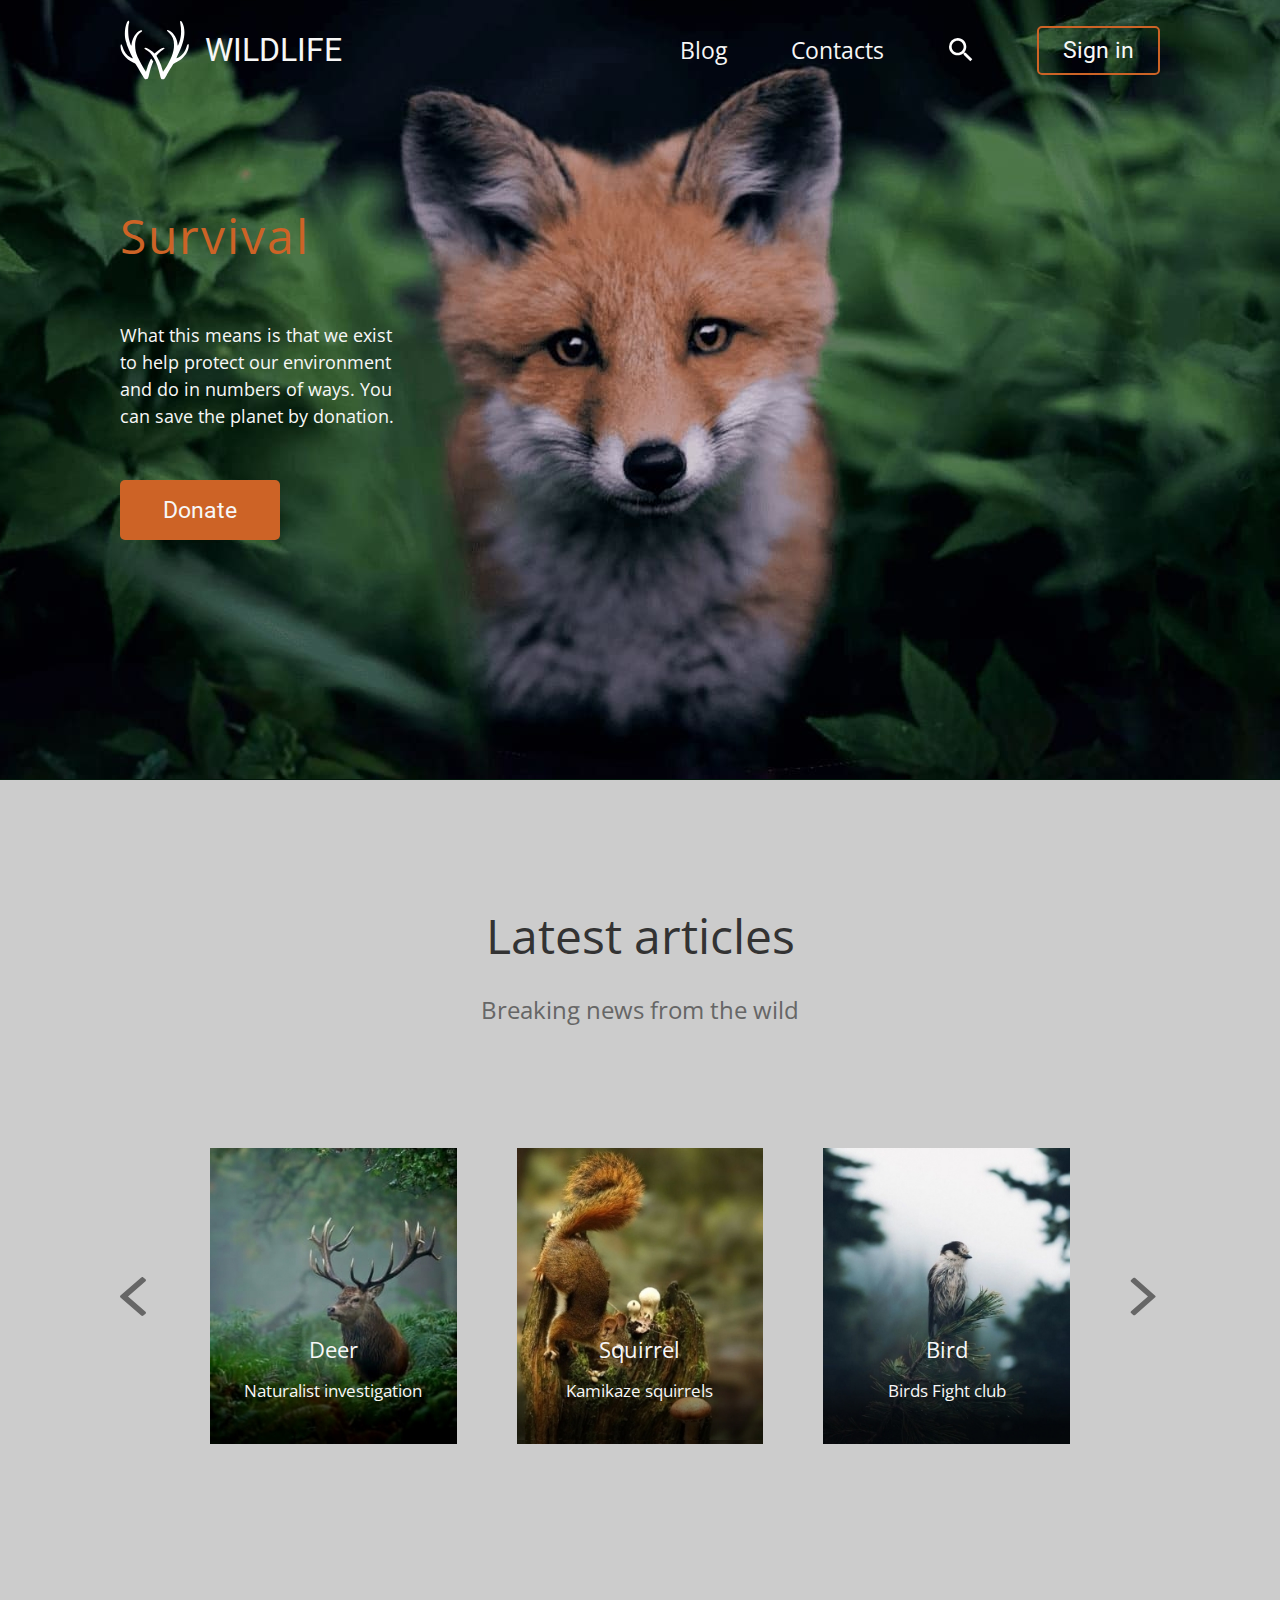
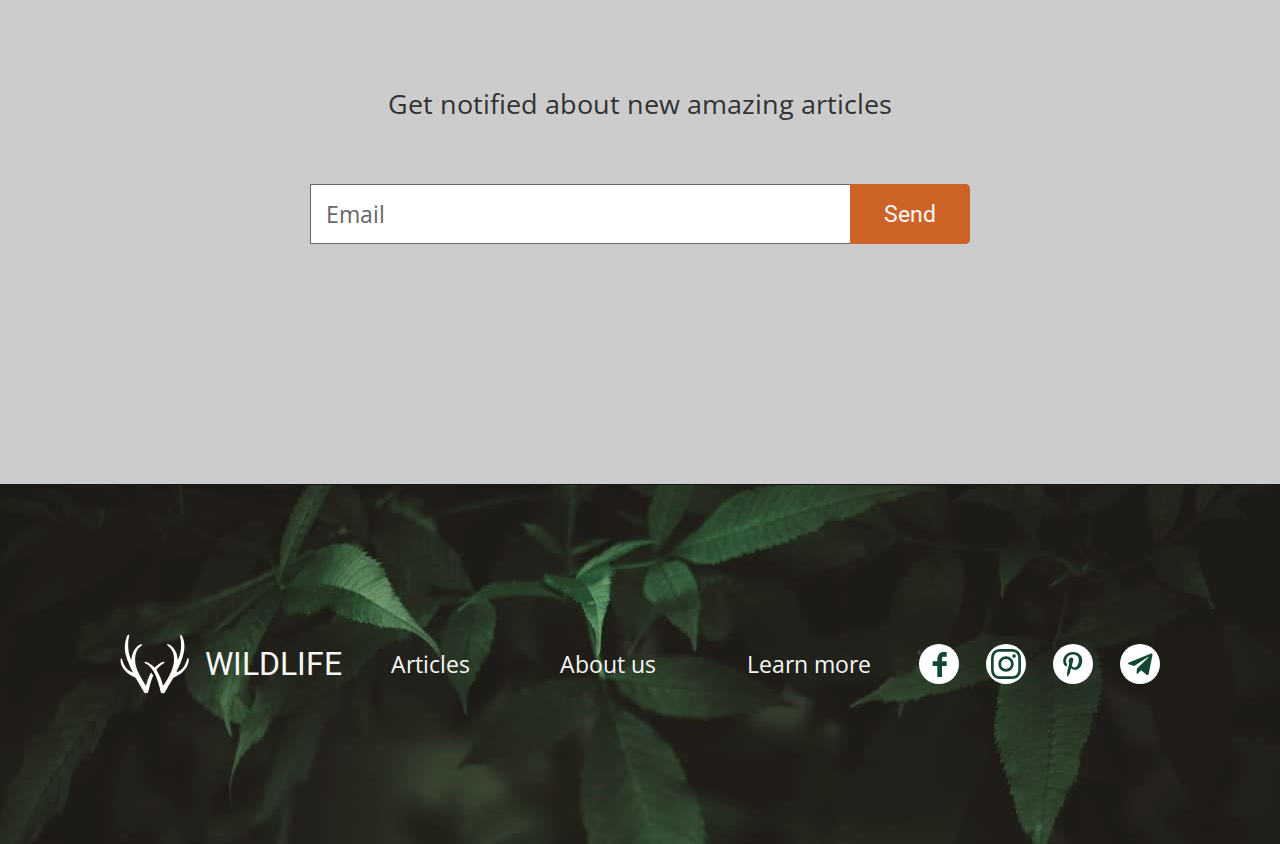
<file: index.html>
<!DOCTYPE html>
<html lang="en">
  <head>
    <meta charset="UTF-8" />
    <meta http-equiv="X-UA-Compatible" content="IE=edge" />
    <meta name="viewport" content="width=device-width, initial-scale=1.0" />
    <link rel="preconnect" href="https://fonts.gstatic.com" />
    <link
      href="https://fonts.googleapis.com/css2?family=Open+Sans&family=Roboto&display=swap"
      rel="stylesheet"
    />
    <link rel="stylesheet" href="css/normalize.css" />
    <link rel="stylesheet" href="css/styles.css" />
    <title>Wildlife</title>
  </head>
  <body>
    <section class="block--dark background--fox">
      <header class="container header">
        <a href="#" class="logo">
          <svg class="icon--logo">
            <use xlink:href="images/sprite.svg#logo"></use>
          </svg>
          <p>Wildlife</p>
        </a>
        <nav class="nav">
          <ul class="list nav__list-header">
            <li class="nav__item nav__link">
              <a href="#">Blog</a>
            </li>
            <li class="nav__item nav__link">
              <a href="#">Contacts</a>
            </li>
            <li class="nav__item">
              <a href="#">
                <svg class="icon--search">
                  <use xlink:href="images/sprite.svg#search"></use>
                </svg>
              </a>
            </li>
            <li class="nav__item">
              <a href="#" class="btn btn--outline">Sign in</a>
            </li>
          </ul>
        </nav>
      </header>
      <section>
        <div class="container survival">
          <h1 class="survival__heading">Survival</h1>
          <p class="survival__description">
            What this means is that we exist to help protect our environment and
            do in numbers of ways. You can save the planet by donation.
          </p>
          <a href="#" class="btn btn--main">Donate</a>
        </div>
      </section>
    </section>
    <article class="block--grey">
      <div class="container articles">
        <div class="articles__title">
          <h2>Latest articles</h2>
          <p>Breaking news from the wild</p>
        </div>
        <div class="grid grid--articles">
          <svg class="icon--arrow">
            <use xlink:href="images/sprite.svg#arrow-left"></use>
          </svg>
          <div class="articles__container">
            <img src="images/deer.jpg" alt="A Deer" />
            <div class="articles__text">
              <h4>Deer</h4>
              <p class="articles__description">Naturalist investigation</p>
            </div>
          </div>
          <div class="articles__container">
            <img src="images/squirrel.jpg" alt="A Squirrel" />
            <div class="articles__text">
              <h4>Squirrel</h4>
              <p class="articles__description">Kamikaze squirrels</p>
            </div>
          </div>
          <div class="articles__container">
            <img src="images/bird.jpg" alt="A Bird" />
            <div class="articles__text">
              <h4>Bird</h4>
              <p class="articles__description">Birds Fight club</p>
            </div>
          </div>
          <svg class="icon--arrow">
            <use xlink:href="images/sprite.svg#arrow-right"></use>
          </svg>
        </div>
      </div>
    </article>
    <section class="block--grey">
      <div class="container get-notified">
        <div class="form">
          <h3 class="form__title">Get notified about new amazing articles</h3>
          <form class="form__send">
            <input
              type="text"
              placeholder="Email"
              class="form__input"
              autocomplete="off"
            />
            <input
              type="submit"
              value="Send"
              class="btn btn--search form__button"
            />
          </form>
        </div>
      </div>
    </section>
    <footer class="block--footer background--footer">
      <div class="container">
        <div class="footer">
          <a href="#" class="logo">
            <svg class="icon--logo">
              <use xlink:href="images/sprite.svg#logo"></use>
            </svg>
            <p>Wildlife</p>
          </a>
          <nav class="nav">
            <ul class="list nav__list-footer">
              <li class="nav__item nav__link">
                <a href="#">Articles</a>
              </li>
              <li class="nav__item nav__link">
                <a href="#">About us</a>
              </li>
              <li class="nav__item nav__link">
                <a href="#">Learn more</a>
              </li>
            </ul>
          </nav>
          <nav class="social">
            <ul class="list social__list">
              <li class="social__item">
                <a href="#">
                  <span class="icon-container">
                    <svg class="icon--social icon--facebook">
                      <use xlink:href="images/sprite.svg#facebook"></use>
                    </svg>
                  </span>
                </a>
              </li>
              <li class="social__item">
                <a href="#">
                  <span class="icon-container">
                    <svg class="icon--social icon--instagram">
                      <use xlink:href="images/sprite.svg#instagram"></use>
                    </svg>
                  </span>
                </a>
              </li>
              <li class="social__item">
                <a href="#">
                  <span class="icon-container">
                    <svg class="icon--social icon--pinterest">
                      <use xlink:href="images/sprite.svg#pinterest"></use>
                    </svg>
                  </span>
                </a>
              </li>
              <li class="social__item">
                <a href="#">
                  <span class="icon-container">
                    <svg class="icon--social icon--telegram">
                      <use xlink:href="images/sprite.svg#telegram"></use>
                    </svg>
                  </span>
                </a>
              </li>
            </ul>
          </nav>
        </div>
      </div>
    </footer>
  </body>
</html>
</file>
<file: css/styles.css>
:root {
  --color-orange-main: #cd6326;
  --color-orange-light: #e39128;
  --color-orange-dark: #8f5613;
  --color-font-light: #f7f7f7;
  --color-font-grey: #666666;
  --color-font-dark: #333333;
  --color-icon-green: #134731;
}

*,
*::before,
*::after {
  margin: 0;
  padding: 0;
  box-sizing: border-box;
}

/* Typography */

body {
  font-family: "Open Sans", sans-serif;
}

h1,
h2,
h3,
h4 {
  font-weight: 400;
  margin: 0;
}

h1 {
  color: var(--color-orange-main);
  font-size: 48px;
  line-height: 72px;
  letter-spacing: 2px;
}

h2 {
  color: var(--color-font-dark);
  font-size: 48px;
  line-height: 72px;
}

h3 {
  color: var(--color-font-dark);
  font-size: 27px;
  line-height: 40px;
}

h4 {
  color: var(--color-font-light);
  font-size: 22px;
  line-height: 36px;
}

p {
  color: var(--color-font-light);
  margin: 0;
}

/* Links */

a {
  text-decoration: none;
}

/* Icons */

.icon--social {
  fill: var(--color-icon-green);
}

.icon--facebook {
  width: 15px;
  height: 27px;
}

.icon--instagram {
  width: 30px;
  height: 30px;
}

.icon--pinterest {
  width: 20px;
  height: 26px;
}

.icon--telegram {
  width: 25px;
  height: 22px;
}

.icon--logo {
  width: 70px;
  height: 60px;
  fill: #fff;
}

.icon--arrow {
  width: 26px;
  height: 39px;
  fill: var(--color-font-grey);
  cursor: pointer;
}

.icon--search {
  width: 24px;
  height: 24px;
  fill: #fff;
  transition: fill .2s;
}

.icon-container {
  background: #fff;
  border-radius: 100%;
  width: 40px;
  height: 40px;
  align-items: center;
  display: inline-flex;
  justify-content: center;
}

/* Buttons */

.btn {
  border-radius: 5px;
  border: 0;
  color: var(--color-font-light);
  cursor: pointer;
  font-family: "Roboto", sans-serif;
  font-size: 23px;
  line-height: 27px;
  outline: 0;
  padding: 0;
  text-align: center;
  transition: background 0.2s, border 0.2s;
  display: inline-block;
}

.btn--main {
  padding: 16.5px 43px;
  background: var(--color-orange-main);
}

.btn--search {
  width: 120px;
  height: 60px;
  background: var(--color-orange-main);
  border-radius: 0px 5px 5px 0px;
}

.btn--main:hover,
.btn--search:hover {
  background: var(--color-orange-light);
}

.btn--main:active,
.btn--search:active {
  background: var(--color-orange-dark);
}

.btn--outline {
  padding: 9px 24px;
  border: 2px solid var(--color-orange-main);
  background: transparent;
}

.btn--outline:hover {
  background: var(--color-orange-main);
  border: 2px solid var(--color-orange-main);
}

.btn--outline:active {
  background: var(--color-orange-dark);
  border: 2px solid var(--color-orange-dark);
}

/* Input */

.form__title {
  margin-bottom: 60px;
  text-align: center;
}

.form__send {
  width: 660px;
  height: 60px;
  position: relative;
}

.form__input {
  position: absolute;
  top: 0;
  left: 0;
  width: 100%;
  height: 100%;
  border-radius: 1px 5px 5px 1px;
  border: 1px solid var(--color-font-grey);
  border-right: 0;
  color: var(--color-font-dark);
  font-size: 23px;
  line-height: 27px;
  outline: 0;
  padding: 15px;
  padding-right: 135px;
  transition: border 0.2s;
}

.form__input:focus {
  border: 1px solid var(--color-orange-main);
}

::placeholder {
  color: var(--color-font-grey);
}

.form__button {
  position: absolute;
  top: 0;
  right: 0;
}

@media screen and (max-width: 768px) {
  .form {
    margin: 0 20px;
  }

  .form__send {
    width: 100%;
  }
}

/* Lists */

.list {
  list-style: none;
}

.nav__list-header, .nav__list-footer {
  display: flex;
  align-items: center;
  justify-content: space-between;
}

@media screen and (max-width:768px) {
  .nav__list-header{
    display: grid;
    grid-template-columns: repeat(2, 1fr);
    grid-template-rows: repeat(2, 1fr);
    justify-content: center;
    align-items: center;
    text-align: center;
    gap: 10px;
  }

  .nav__list-footer {
    flex-direction: column;
  }
}

/* Logo */

.logo {
  color: var(--color-font-light);
  font-family: "Roboto", sans-serif;
  text-transform: uppercase;
  line-height: 60px;
  font-size: 32px;
  display: flex;
  align-items: center;
}

.icon--logo {
  margin-right: 15px;
}

.icon--logo {
  transition: fill .2s;
}

.icon--logo:hover {
  fill: var(--color-font-grey);
}

@media screen and (max-width: 768px) {
  .logo p{
    display: none;
  }

  .icon--logo {
    margin-right: 0;
  }
}

/* Navigation Bar*/

.nav {
  width: 480px;
}

.nav__item {
  display: inline-block;
}

.nav__link a {
  color: var(--color-font-light);
}

.nav__link a {
  font-size: 23px;
  transition: color 0.2s;
  line-height: 60px;
}

.nav__link a:hover {
  color: var(--color-font-grey);
}

.nav__link a:active {
  color: var(--color-font-dark);
}

.nav__item .icon--search {
  display: inline-block;
  vertical-align: middle;
}

.nav__item .icon--search:hover {
  fill: var(--color-font-grey);
}

@media screen and (max-width: 768px) {
  .nav {
    width: 280px;
  }
}

/* Articles */

.articles__container {
  position: relative;
  display: flex;
  justify-content: center;
  align-items: center;
  cursor: pointer;
}

.articles__container > img {
  max-width: 100%;
}

.articles__text {
  text-align: center;
  position: absolute;
  bottom: 40px;
  left: 50%;
  transform: translate(-50%, 0%);
  width: 100%;
}

.articles__text p {
  margin-top: 10px;
}

.articles__description {
  line-height: 27px;
  font-size: 17px;
}

.articles .icon--arrow {
  transition: fill .2s;
  max-width: 100%;
}

.articles .icon--arrow:hover {
  fill: var(--color-font-dark);
}

@media screen and (max-width:768px) {
  .icon--arrow {
    display: none;
  }
}

/* Social Links */

.social__list {
  display: flex;
  gap: 27px;
  align-items: center;
}

.social .icon-container {
  transition: background 0.2s;
}

.social .icon--social {
  transition: fill .2s;
}

.social .icon-container:hover{
  background: var(--color-icon-green);
}

.social .icon-container:hover .icon--social {
  fill: var(--color-font-light);
}

/* Grids */

.grid {
  display: grid;
}

@media screen and (min-width: 768px) {
  .grid--articles {
    grid-template-columns:
      minmax(15px, 30px)
      repeat(3, minmax(150px, 300px))
      minmax(15px, 30px);
  }
}

/* Blocks */

.block--dark {
  background: #02160b;
}

.block--grey {
  background: #cccccc;
}

.block--footer {
  background: #181617;
}

.container {
  max-width: 1440px;
  margin: 0 auto;
  padding: 0 120px;
}

.background--fox {
  background-image: url(../images/fox.png);
  background-position: top;
  background-repeat: no-repeat;
}

.background--footer {
  background-image: url(../images/leaves.png);
  background-position: bottom;
  background-repeat: no-repeat;
}

@media screen and (max-width: 1140px) {
  .container {
    padding-left: 20px;
    padding-right: 20px;
  }
}

/* Block Header*/

.header {
  display: flex;
  justify-content: space-between;
  align-items: center;
  padding-top: 20px;
}

@media screen and (max-width: 768px) {
  .header {
    flex-direction: column;
    justify-content: center;
  }

  .header .nav__item {
    margin-right: 0;
  }

  .header .logo {
    margin-bottom: 10px;
  }
}

/* Block Survival */

.survival {
  padding-top: 120px;
  padding-bottom: 240px;
}

.survival__heading {
  margin-bottom: 50px;
}

.survival__description {
  margin-bottom: 50px;
  width: 274px;
  line-height: 27px;
  font-size: 18px;
}

@media screen and (max-width:768px) {
  .survival {
    display: flex;
    justify-content: center;
    align-items: center;
    flex-direction: column;
    padding-top: 150px;
    padding-bottom: 50px;
  }

  .survival__heading {
    color: var(--color-font-light);
    font-size: 64px;
  }
}

/* Block Articles */

.articles {
  padding-top: 120px;
  padding-bottom: 240px;
}

.articles .grid {
  gap: 60px;
  justify-content: center;
  align-items: center;
}

.articles__title {
  text-align: center;
  padding-bottom: 120px;
}

.articles__title p {
  margin-top: 20px;
  line-height: 36px;
  font-size: 24px;
  color: var(--color-font-grey);
}

/* Block Get Notifed*/

.get-notified {
  display: flex;
  justify-content: center;
  align-items: center;
  padding-bottom: 240px;
}

/* Block Footer */

.footer {
  display: flex;
  justify-content: space-between;
  align-items: center;
  padding: 150px 0;
}

@media screen and (max-width: 1140px) {
  .footer {
    padding: 25px 0;
    flex-direction: column;
    justify-content: center;
    align-items: center;
    text-align: center;
    gap: 10px;
  }
}
</file>
